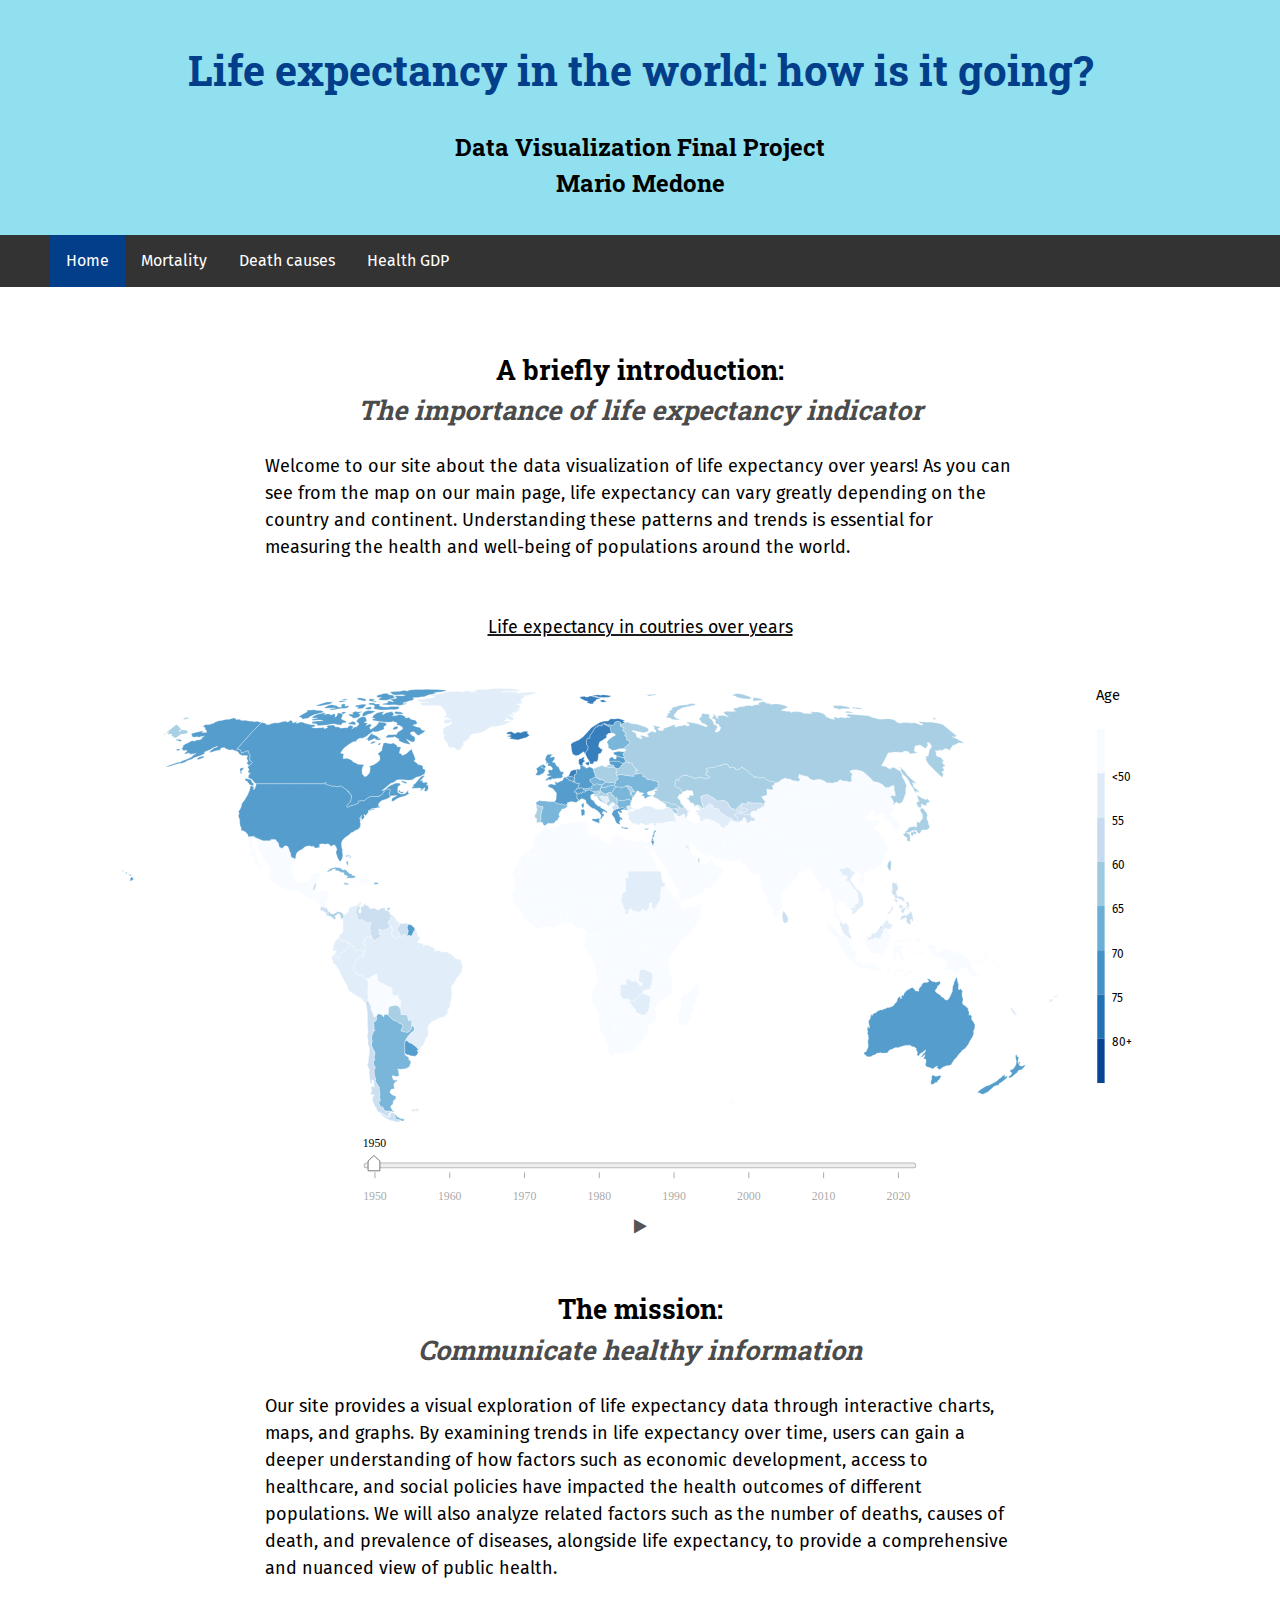
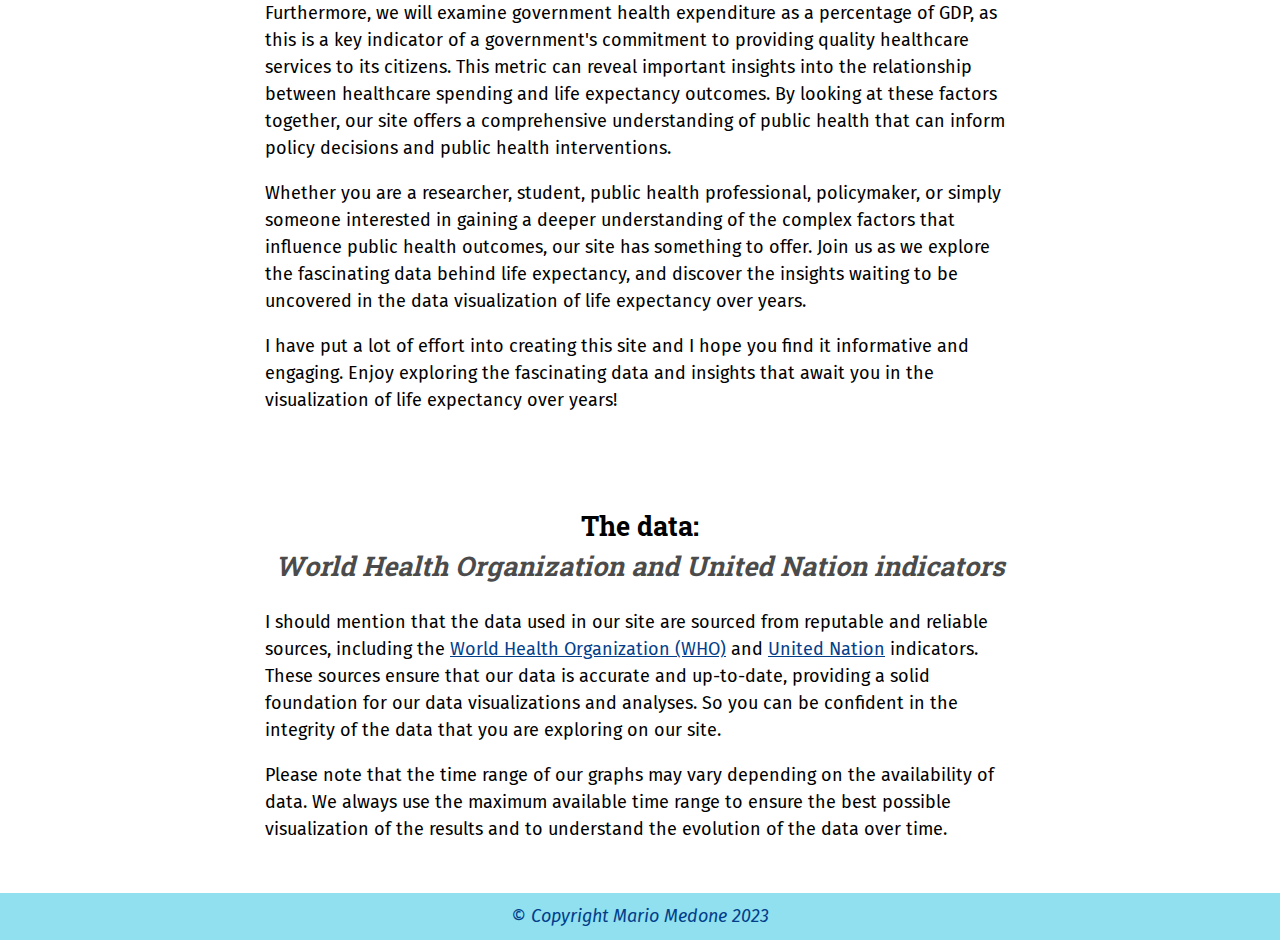
<file: index.html>
<!DOCTYPE HTML>
<html lang="en-us">

<head>
    <meta charset="utf-8">
    <!-- To manage incompatibility with older version of Internet Explorer / Edge -->
    <meta http-equiv="X-UA-Compatible" content="IE=edge">
    <!-- To manage the text respect to the device of the user (mobile, tablet, pc, and so on) -->
    <meta name="viewport" content="width=device-width, initial-scale=1">
    <title>Life expectancy in the world</title>
    <!-- Load an icon library to show a hamburger menu (bars) on small screens -->
    <link rel="stylesheet" href="https://cdnjs.cloudflare.com/ajax/libs/font-awesome/4.7.0/css/font-awesome.min.css">
    <link rel="stylesheet" href="css/styles.css">
    <link rel="stylesheet" href="https://fonts.googleapis.com/css2?family=Roboto+Slab&family=Fira+Sans">
    <script src="js/d3.v7.min.js"></script>
    <script src="js/d3-legend.js"></script>
    <script src="js/d3-simple-slider.min.js"></script>
    <script src="js/init.js"></script>
</head>

<body>

    <div class="popup-container">
        <div class="popup">
            <h3>Graph Functionality</h3>
            <p>
                Our graphs are designed to be fully interactive and provide users with a comprehensive understanding of the data. By hovering
                the mouse over a point on the graph, a tooltip appears to provide additional information about that specific data point. Users
                can also hover over the graph's legend to highlight the corresponding section of the graph. Additionally, our graphs feature a
                time slider that allows users to select specific years. For those who prefer to sit back and watch, our graphs also offer a play
                button to advance through the data in a continuous and automated manner. These interactive features make it easy for users to
                explore and understand the data in a dynamic and engaging way.
            </p>
            <button class="close-popup">Got it!</button>
        </div>
    </div>

    <!-- HEADER -->
    <header class="padding-header">
        <h1>Life expectancy in the world: how is it going?</h1>
        <h3>Data Visualization Final Project<br>Mario Medone</h3>
    </header>

    <!-- NAVIGATION MENU -->
    <div id="myTopnav" class="topnav stickyNav">
        <div class="content">
            <a href="#" class="active">Home</a>
            <a href="mortality.html">Mortality</a>
            <a href="death-causes.html">Death causes</a>
            <a href="health-gdp.html">Health GDP</a>
            <a href="javascript:void(0);" class="icon" onclick="toggle_icon_menu_topnav()">
                <i class="fa fa-bars"></i>
            </a>
        </div>
    </div>

    <!-- MAIN CONTENT -->
    <div id="main-content" class="content">
        
        <!-- FAST INTRODUCTION -->
        <div id="fast-introduction" class="section">

            <h2>A briefly introduction: <br><span>The importance of life expectancy indicator</span></h2>
            
            <p>
                Welcome to our site about the data visualization of life expectancy over years!
                As you can see from the map on our main page, life expectancy can vary greatly depending on the country and continent.
                Understanding these patterns and trends is essential for measuring the health and well-being of populations around the world.
            </p>

        </div>

        <!-- MAP OF LIFE EXPECTANCY IN THE WORLD -->
        <div id="map-life-expectancy-world" class="map"></div>
        <div class="slider-container">
            <div id="slider-map-life-expectancy-world" class="slider-index"></div>
            <button id="map-play-pause" class="play-button"><i class="fa fa-play"></i></button>
        </div>

        <!-- MISSION OF THE SITE -->
        <div id="mission-of-the-site" class="section">

            <h2>The mission: <br><span>Communicate healthy information</span></h2>

            <p>
                Our site provides a visual exploration of life expectancy data through interactive charts, maps, and graphs.
                By examining trends in life expectancy over time, users can gain a deeper understanding of how factors such as economic development,
                access to healthcare, and social policies have impacted the health outcomes of different populations.
                We will also analyze related factors such as the number of deaths, causes of death, and prevalence of diseases, alongside life
                expectancy, to provide a comprehensive and nuanced view of public health.
            </p>

            <p>
                Furthermore, we will examine government health expenditure as a percentage of GDP, as this is a key indicator of a government's
                commitment to providing quality healthcare services to its citizens.
                This metric can reveal important insights into the relationship between healthcare spending and life expectancy outcomes.
                By looking at these factors together, our site offers a comprehensive understanding of public health that can inform policy
                decisions and public health interventions.
            </p>

            <p>
                Whether you are a researcher, student, public health professional, policymaker, or simply someone interested in gaining a deeper
                understanding of the complex factors that influence public health outcomes, our site has something to offer.
                Join us as we explore the fascinating data behind life expectancy, and discover the insights waiting to be uncovered in the data
                visualization of life expectancy over years.
            </p>

            <p>
                I have put a lot of effort into creating this site and I hope you find it informative and engaging.
                Enjoy exploring the fascinating data and insights that await you in the visualization of life expectancy over years!
            </p>

        </div>

        <!-- DATASET -->
        <div id="dataset" class="section">

            <h2>The data: <br><span>World Health Organization and United Nation indicators</span></h2>

            <p>
                I should mention that the data used in our site are sourced from reputable and reliable sources, including the
                <a href="https://www.who.int/data/gho/data/indicators/indicators-index">World Health Organization (WHO)</a> and 
                <a href="https://population.un.org/wpp/Download/Standard/MostUsed/">United Nation</a> indicators.
                These sources ensure that our data is accurate and up-to-date, providing a solid foundation for our data visualizations and analyses.
                So you can be confident in the integrity of the data that you are exploring on our site.
            </p>

            <p>
                Please note that the time range of our graphs may vary depending on the availability of data. We always use the maximum available
                time range to ensure the best possible visualization of the results and to understand the evolution of the data over time.
            </p>

        </div>

    <!-- END OF MAIN CONTENT -->
    </div>

    <!-- FOOTER -->
    <footer>
        <div class="text-center font-italic">&copy; Copyright Mario Medone 2023</div>
    </footer>

    <!-- Put here the js for the chart -->
    <script src="js/map-life-expectancy-world.js"></script>

</body>

</html>
</file>
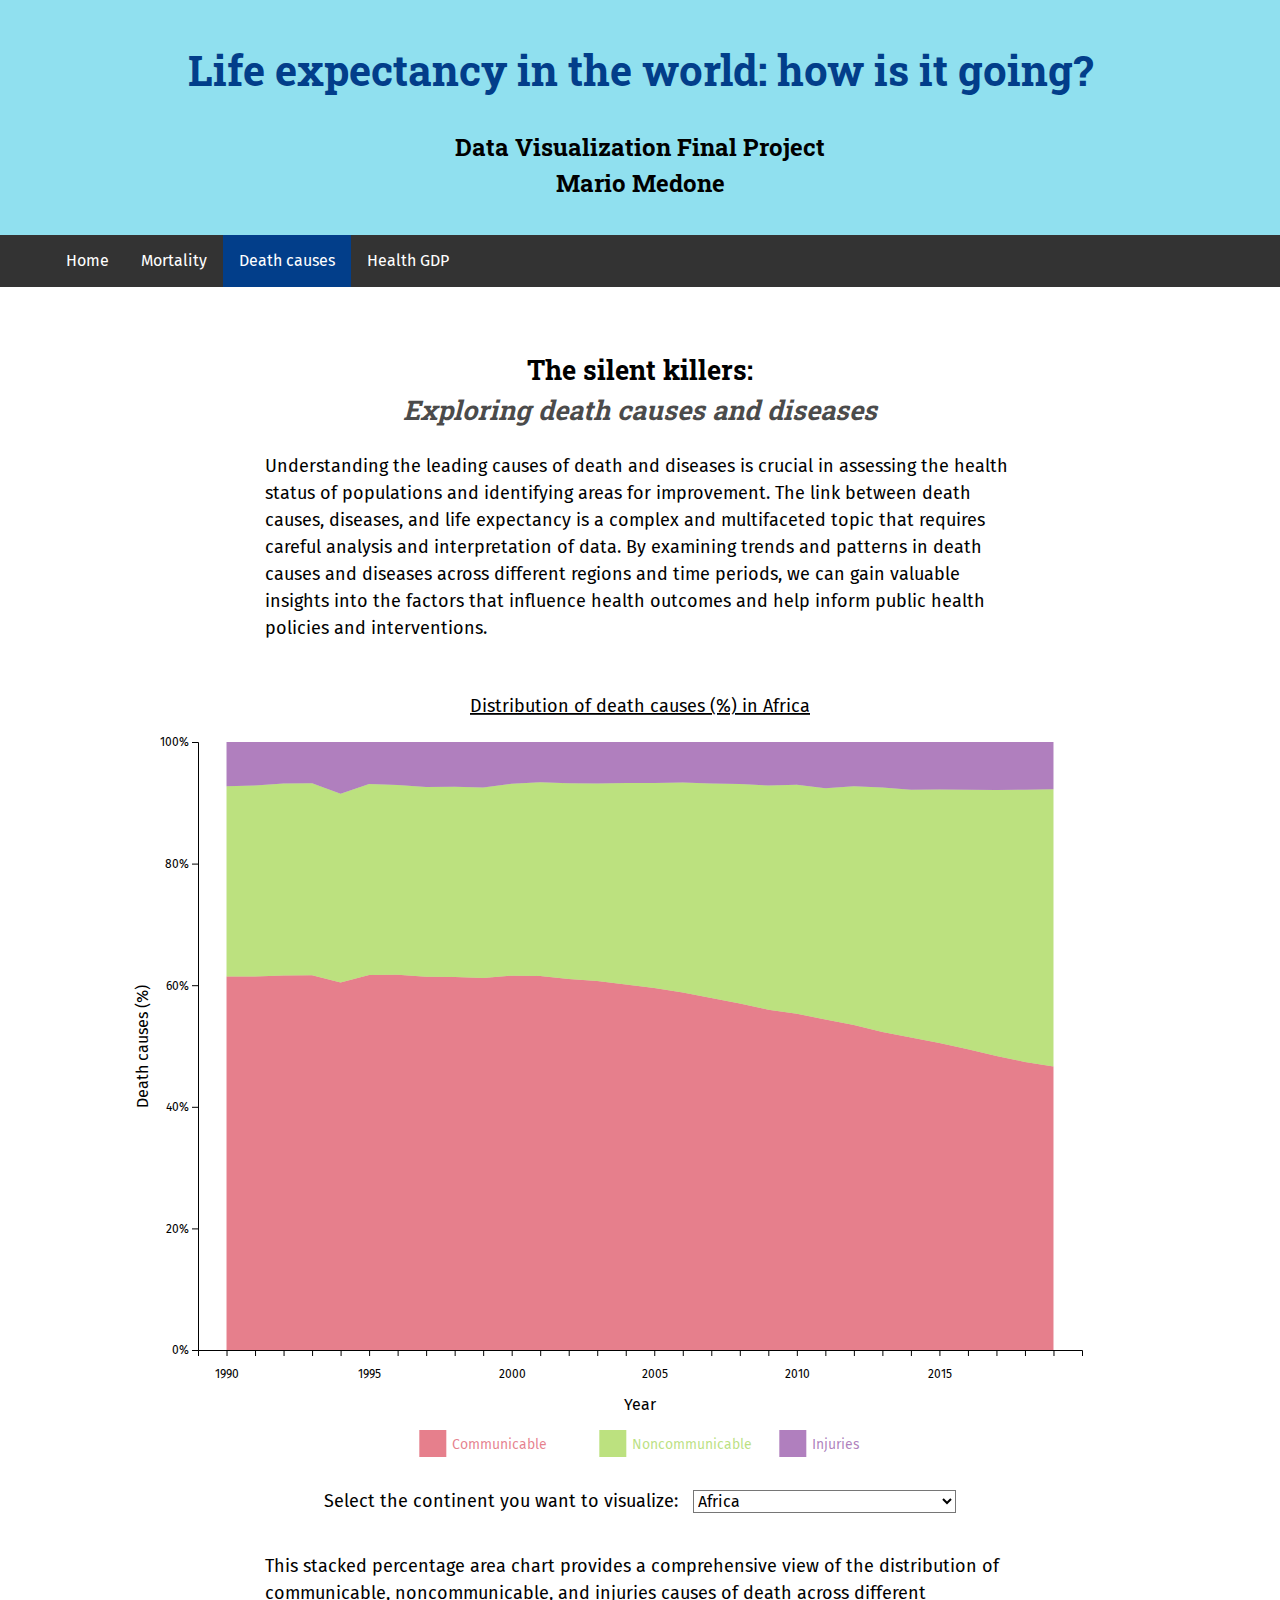
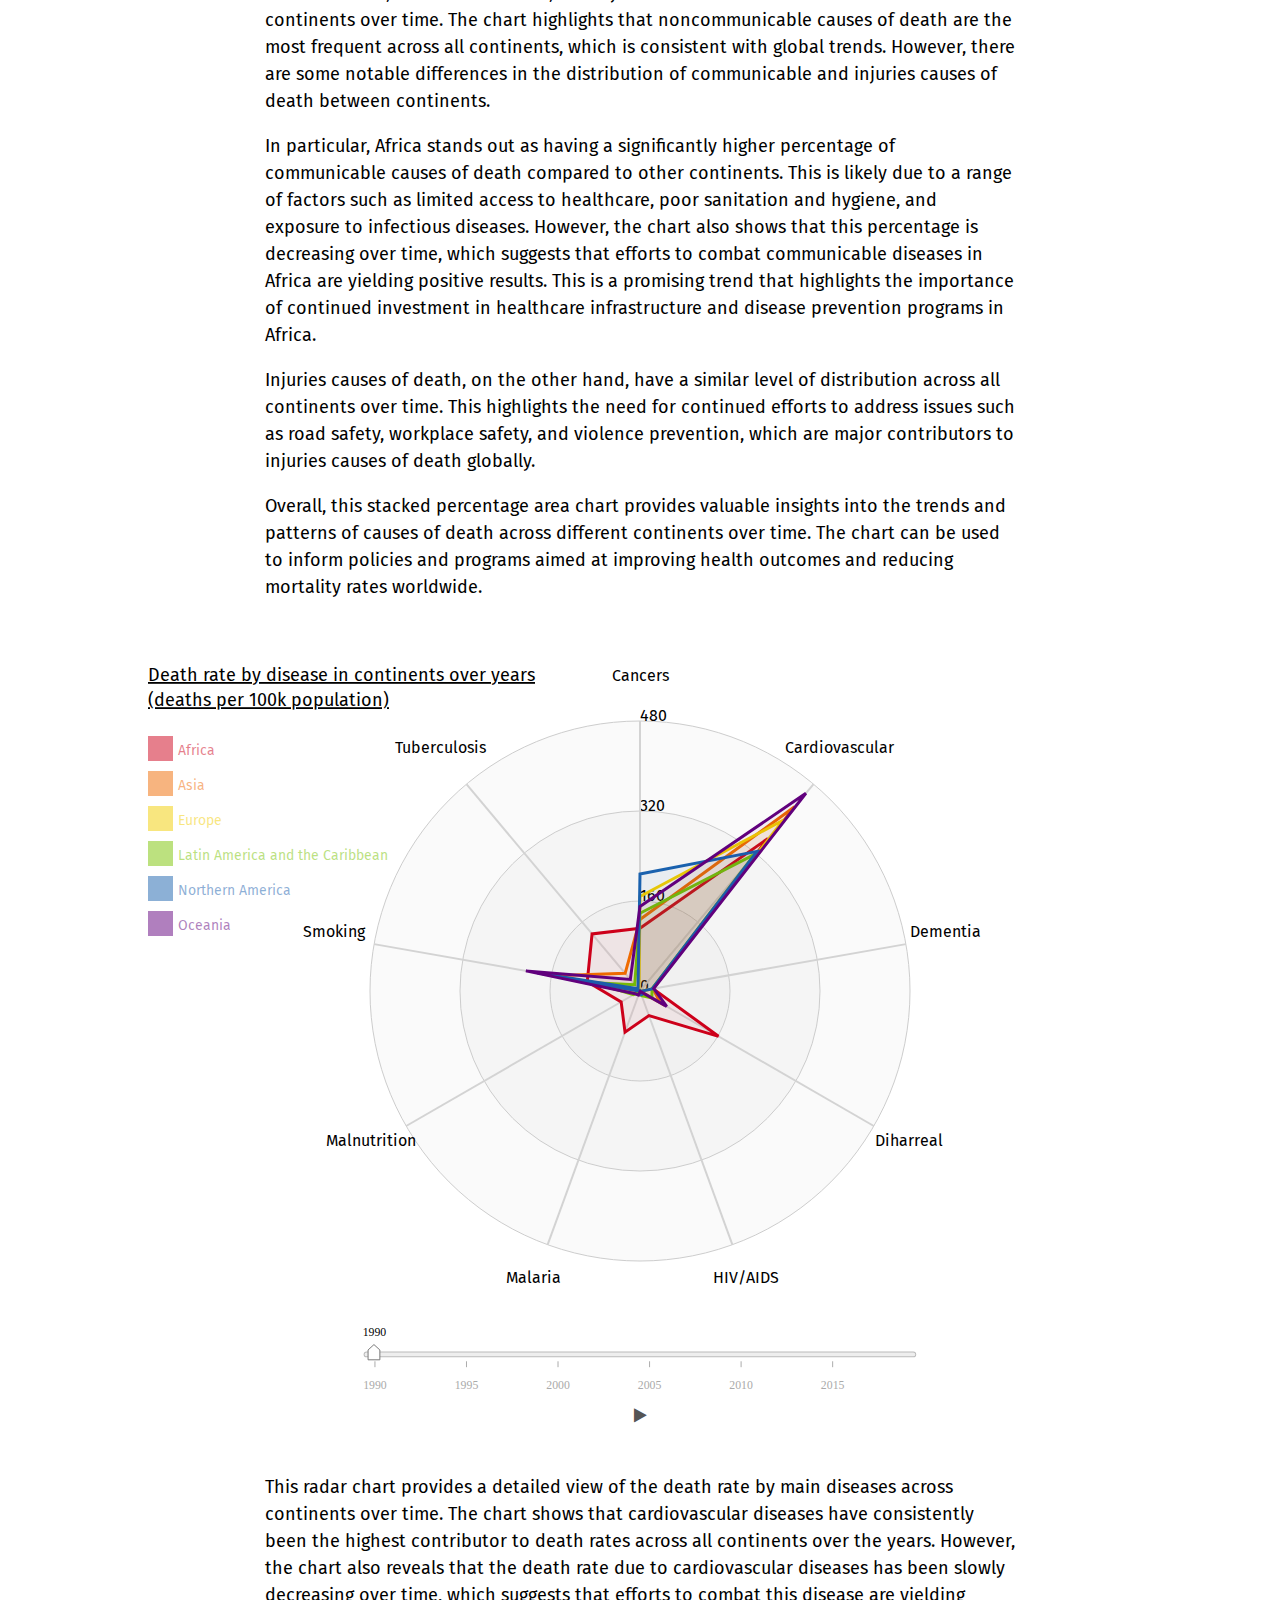
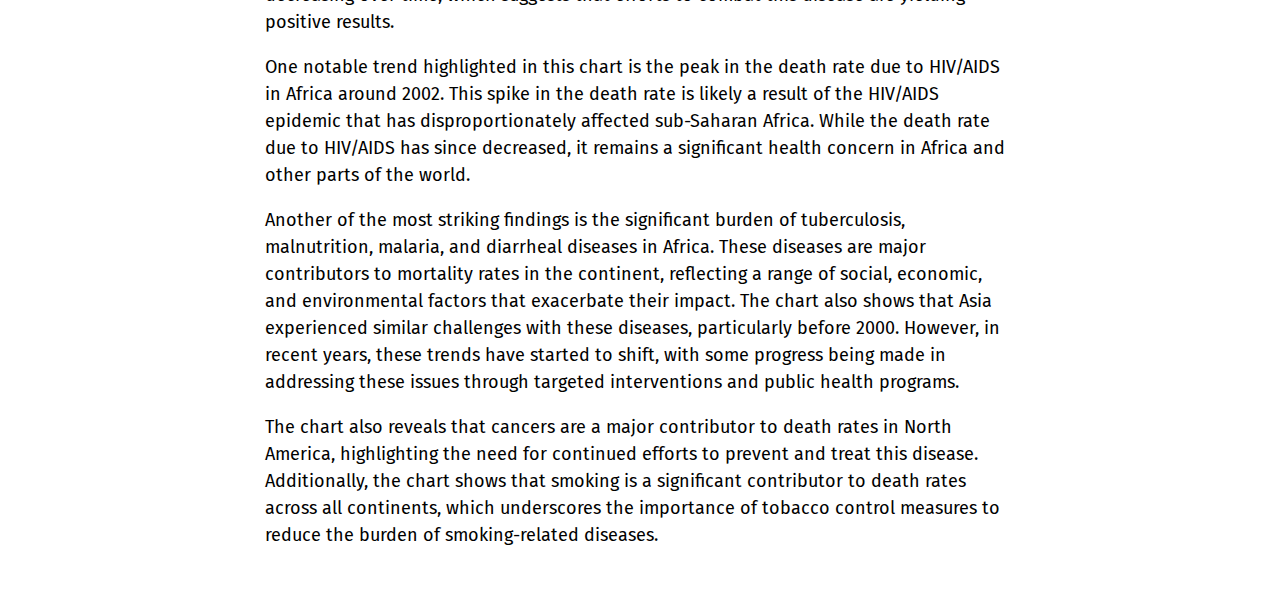
<file: death-causes.html>
<!DOCTYPE HTML>
<html lang="en-us">

<head>
    <meta charset="utf-8">
    <!-- To manage incompatibility with older version of Internet Explorer / Edge -->
    <meta http-equiv="X-UA-Compatible" content="IE=edge">
    <!-- To manage the text respect to the device of the user (mobile, tablet, pc, and so on) -->
    <meta name="viewport" content="width=device-width, initial-scale=1">
    <title>Life expectancy in the world</title>
    <!-- Load an icon library to show a hamburger menu (bars) on small screens -->
    <link rel="stylesheet" href="https://cdnjs.cloudflare.com/ajax/libs/font-awesome/4.7.0/css/font-awesome.min.css">
    <link rel="stylesheet" href="css/styles.css">
    <link rel="stylesheet" href="https://fonts.googleapis.com/css2?family=Roboto+Slab&family=Fira+Sans">
    <script src="js/d3.v7.min.js"></script>
    <script src="js/d3-simple-slider.min.js"></script>
    <script src="js/init.js"></script>
</head>

<body>

    <!-- HEADER -->
    <header class="padding-header">
        <h1>Life expectancy in the world: how is it going?</h1>
        <h3>Data Visualization Final Project<br>Mario Medone</h3>
    </header>

    <!-- NAVIGATION MENU -->
    <div id="myTopnav" class="topnav stickyNav">
        <div class="content">
            <a href="index.html">Home</a>
            <a href="mortality.html">Mortality</a>
            <a href="#" class="active">Death causes</a>
            <a href="health-gdp.html">Health GDP</a>
            <a href="javascript:void(0);" class="icon" onclick="toggle_icon_menu_topnav()">
                <i class="fa fa-bars"></i>
            </a>
        </div>
    </div>

    <!-- MAIN CONTENT -->
    <div id="main-content" class="content">
    
        <!-- FAST DEATH CAUSES -->
        <div id="fast-death-causes" class="section">

            <h2>The silent killers: <br><span>Exploring death causes and diseases</span></h2>
            
            <p>
                Understanding the leading causes of death and diseases is crucial in assessing the health status of populations and identifying
                areas for improvement. The link between death causes, diseases, and life expectancy is a complex and multifaceted topic that
                requires careful analysis and interpretation of data. By examining trends and patterns in death causes and diseases across
                different regions and time periods, we can gain valuable insights into the factors that influence health outcomes and help
                inform public health policies and interventions.
            </p>

        </div>

        <!-- STACKED PERCENTAGE AREA CHART OF DEATH CAUSES -->
        <div id="stacked-area-death-causes" class="chart"></div>
        <div class="text-center" style="margin-top: 20px">
            Select the continent you want to visualize: <select id="selection-continent" class="selectionBox" name="Continent" onchange="drawContinent()"></select>
        </div>


        <!-- COMMENT TO BOXPLOT -->
        <div id="comment-stacked-area-death-causes" class="section">

            <p>
                This stacked percentage area chart provides a comprehensive view of the distribution of communicable, noncommunicable, and injuries
                causes of death across different continents over time. The chart highlights that noncommunicable causes of death are the most
                frequent across all continents, which is consistent with global trends. However, there are some notable differences in the
                distribution of communicable and injuries causes of death between continents.
            </p>

            <p>
                In particular, Africa stands out as having a significantly higher percentage of communicable causes of death compared to other
                continents. This is likely due to a range of factors such as limited access to healthcare, poor sanitation and hygiene, and
                exposure to infectious diseases. However, the chart also shows that this percentage is decreasing over time, which suggests that
                efforts to combat communicable diseases in Africa are yielding positive results. This is a promising trend that highlights the
                importance of continued investment in healthcare infrastructure and disease prevention programs in Africa.
            </p>

            <p>
                Injuries causes of death, on the other hand, have a similar level of distribution across all continents over time. This highlights
                the need for continued efforts to address issues such as road safety, workplace safety, and violence prevention, which are major
                contributors to injuries causes of death globally.
            </p>

            <p>
                Overall, this stacked percentage area chart provides valuable insights into the trends and patterns of causes of death across
                different continents over time. The chart can be used to inform policies and programs aimed at improving health outcomes and
                reducing mortality rates worldwide.
            </p>

        </div>

        <!-- RADAR CHART OF MOST COMMON DISEASES -->
        <div id="radarchart-diseases" class="chart"></div>
        <div class="slider-container">
            <div id="slider-radarchart-diseases" class="slider-index"></div>
            <button id="radarchart-play-pause" class="play-button"><i class="fa fa-play"></i></button>
        </div>

        <!-- COMMENT TO RADARCHART -->
        <div id="comment-radarchart-diseases" class="section">

            <p>
                This radar chart provides a detailed view of the death rate by main diseases across continents over time. The chart shows that
                cardiovascular diseases have consistently been the highest contributor to death rates across all continents over the years.
                However, the chart also reveals that the death rate due to cardiovascular diseases has been slowly decreasing over time, which
                suggests that efforts to combat this disease are yielding positive results.
            </p>

            <p>
                One notable trend highlighted in this chart is the peak in the death rate due to HIV/AIDS in Africa around 2002. This spike in the
                death rate is likely a result of the HIV/AIDS epidemic that has disproportionately affected sub-Saharan Africa. While the death
                rate due to HIV/AIDS has since decreased, it remains a significant health concern in Africa and other parts of the world.
            </p>

            <p>
                Another of the most striking findings is the significant burden of tuberculosis, malnutrition, malaria, and diarrheal diseases
                in Africa. These diseases are major contributors to mortality rates in the continent, reflecting a range of social, economic,
                and environmental factors that exacerbate their impact. The chart also shows that Asia experienced similar challenges with
                these diseases, particularly before 2000. However, in recent years, these trends have started to shift, with some progress being
                made in addressing these issues through targeted interventions and public health programs.
            </p>

            <p>
                The chart also reveals that cancers are a major contributor to death rates in North America, highlighting the need for continued
                efforts to prevent and treat this disease. Additionally, the chart shows that smoking is a significant contributor to death rates 
                across all continents, which underscores the importance of tobacco control measures to reduce the burden of smoking-related diseases.
            </p>

        </div>
        
    </div>
    <!-- Put here the js for the chart -->
    <script src="js/stacked-area-death-causes.js"></script>
    <script src="js/radarchart-diseases.js"></script>

</body>

</html>
</file>
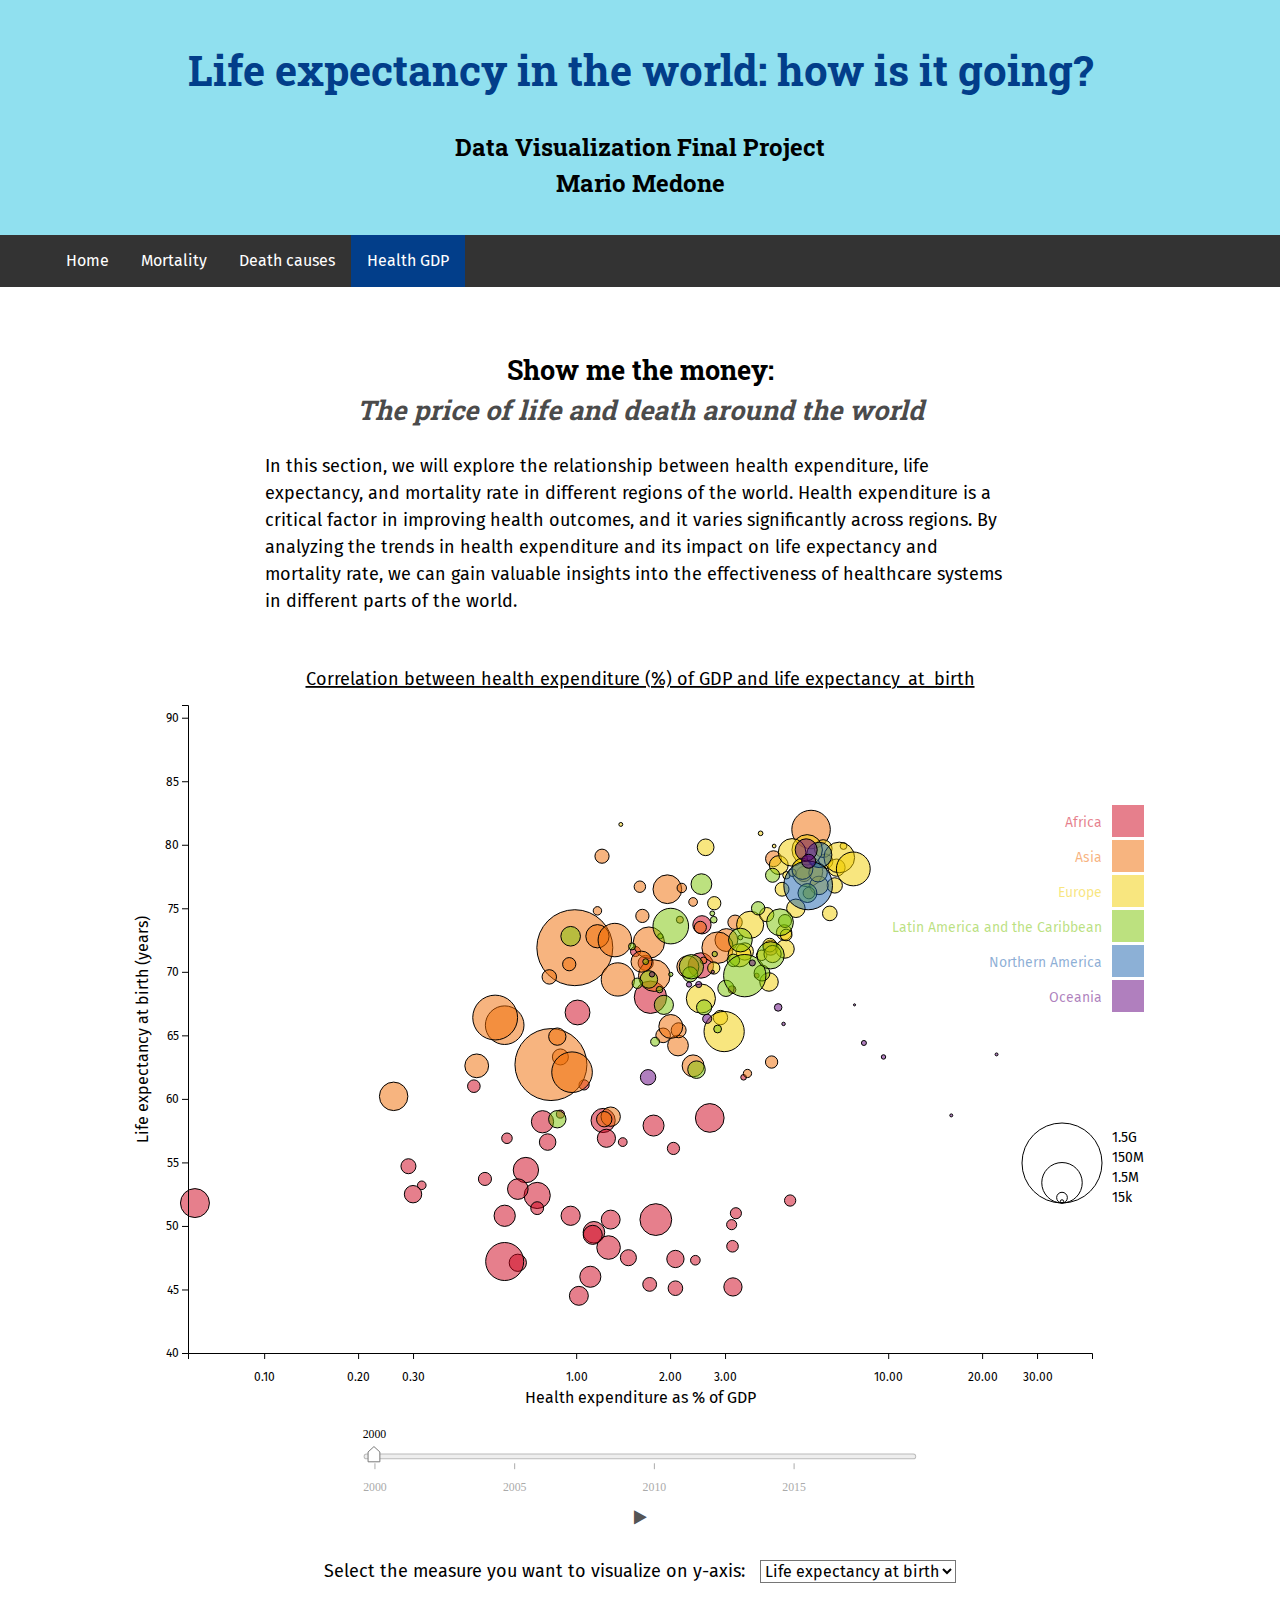
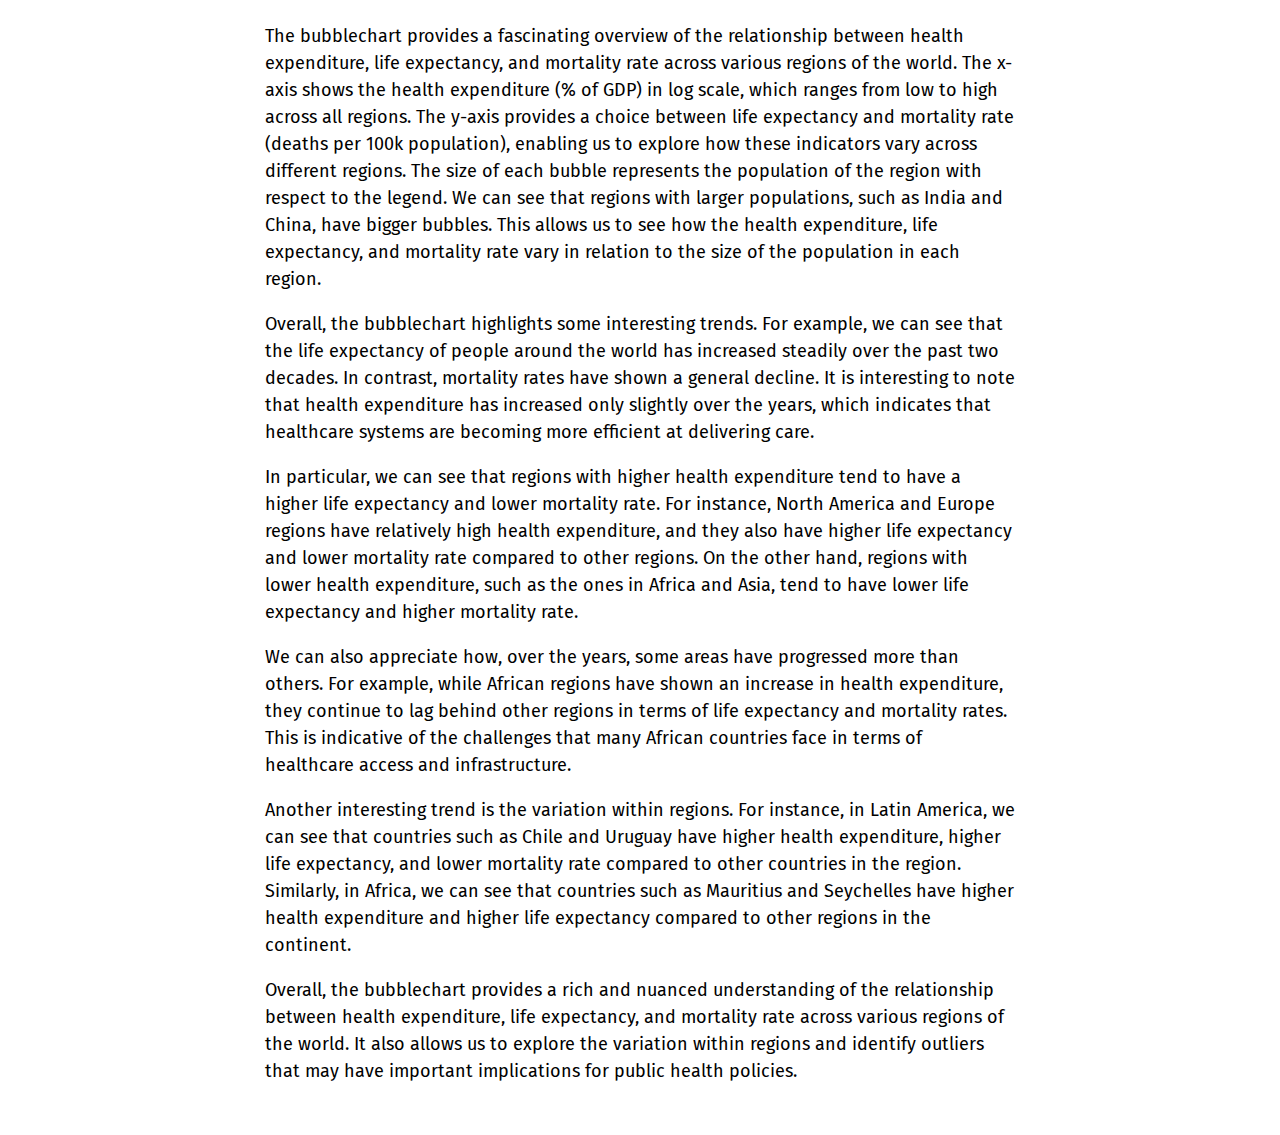
<file: health-gdp.html>
<!DOCTYPE HTML>
<html lang="en-us">

<head>
    <meta charset="utf-8">
    <!-- To manage incompatibility with older version of Internet Explorer / Edge -->
    <meta http-equiv="X-UA-Compatible" content="IE=edge">
    <!-- To manage the text respect to the device of the user (mobile, tablet, pc, and so on) -->
    <meta name="viewport" content="width=device-width, initial-scale=1">
    <title>Life expectancy in the world</title>
    <!-- Load an icon library to show a hamburger menu (bars) on small screens -->
    <link rel="stylesheet" href="https://cdnjs.cloudflare.com/ajax/libs/font-awesome/4.7.0/css/font-awesome.min.css">
    <link rel="stylesheet" href="css/styles.css">
    <link rel="stylesheet" href="https://fonts.googleapis.com/css2?family=Roboto+Slab&family=Fira+Sans">
    <script src="js/d3.v7.min.js"></script>
    <script src="js/d3-simple-slider.min.js"></script>
    <script src="js/init.js"></script>
</head>

<body>

    <!-- HEADER -->
    <header class="padding-header">
        <h1>Life expectancy in the world: how is it going?</h1>
        <h3>Data Visualization Final Project<br>Mario Medone</h3>
    </header>

    <!-- NAVIGATION MENU -->
    <div id="myTopnav" class="topnav stickyNav">
        <div class="content">
            <a href="index.html">Home</a>
            <a href="mortality.html">Mortality</a>
            <a href="death-causes.html">Death causes</a>
            <a href="#" class="active">Health GDP</a>
            <a href="javascript:void(0);" class="icon" onclick="toggle_icon_menu_topnav()">
                <i class="fa fa-bars"></i>
            </a>
        </div>
    </div>

    <!-- MAIN CONTENT -->
    <div id="main-content" class="content">
    
        <!-- FAST HEALTH GDP -->
        <div id="fast-health-gdp" class="section">

            <h2>Show me the money: <br><span>The price of life and death around the world</span></h2>

            <p>
                In this section, we will explore the relationship between health expenditure, life expectancy, and mortality rate in different
                regions of the world. Health expenditure is a critical factor in improving health outcomes, and it varies significantly across
                regions. By analyzing the trends in health expenditure and its impact on life expectancy and mortality rate, we can gain valuable
                insights into the effectiveness of healthcare systems in different parts of the world.
            </p>

        </div>

        <!-- BUBBLECHART OF HEALTH GDP -->
        <div id="bubblechart-health-gdp" class="chart"></div>
        <div class="slider-container">
            <div id="slider-bubblechart-health-gdp" class="slider-index"></div>
            <button id="bubblechart-play-pause" class="play-button"><i class="fa fa-play"></i></button>
        </div>
        <div class="text-center" style="margin-top: 20px">
            Select the measure you want to visualize on y-axis: <select id="selection-y" class="selectionBox" name="measureHeading_1" onchange="changeY()"></select>
        </div>


        <!-- COMMENT TO BOXPLOT -->
        <div id="comment-bubblechart-health-gdp" class="section">
           
            <p>
                The bubblechart provides a fascinating overview of the relationship between health expenditure, life expectancy, and mortality
                rate across various regions of the world. The x-axis shows the health expenditure (% of GDP) in log scale, which ranges from low
                to high across all regions. The y-axis provides a choice between life expectancy and mortality rate (deaths per 100k population),
                enabling us to explore how these indicators vary across different regions.
                The size of each bubble represents the population of the region with respect to the legend. We can see that regions with larger
                populations, such as India and China, have bigger bubbles. This allows us to see how the health expenditure, life
                expectancy, and mortality rate vary in relation to the size of the population in each region.
            </p>

            <p>
                Overall, the bubblechart highlights some interesting trends. For example, we can see that the life expectancy of people around the
                world has increased steadily over the past two decades. In contrast, mortality rates have shown a general decline. It is interesting
                to note that health expenditure has increased only slightly over the years, which indicates that healthcare systems are becoming
                more efficient at delivering care. 
            </p>

            <p>
                In particular, we can see that regions with higher health expenditure tend to have a higher life expectancy and lower mortality rate.
                For instance, North America and Europe regions have relatively high health expenditure, and they also have higher life expectancy and
                lower mortality rate compared to other regions. On the other hand, regions with lower health expenditure, such as the ones in Africa
                and Asia, tend to have lower life expectancy and higher mortality rate.
            </p>

            <p>
                We can also appreciate how, over the years, some areas have progressed more than others. For example, while African regions have shown
                an increase in health expenditure, they continue to lag behind other regions in terms of life expectancy and mortality rates. This is
                indicative of the challenges that many African countries face in terms of healthcare access and infrastructure.
            </p>

            <p>
                Another interesting trend is the variation within regions. For instance, in Latin America, we can see that countries such as Chile
                and Uruguay have higher health expenditure, higher life expectancy, and lower mortality rate compared to other countries in the
                region. Similarly, in Africa, we can see that countries such as Mauritius and Seychelles have higher health expenditure and higher
                life expectancy compared to other regions in the continent.
            </p>

            <p>
                Overall, the bubblechart provides a rich and nuanced understanding of the relationship between health expenditure, life expectancy,
                and mortality rate across various regions of the world. It also allows us to explore the variation within regions and identify
                outliers that may have important implications for public health policies.
            </p>

        </div>
        
    </div>

    <!-- Put here the js for the chart -->
    <script src="js/bubblechart-health-gdp.js"></script>

</body>

</html>
</file>
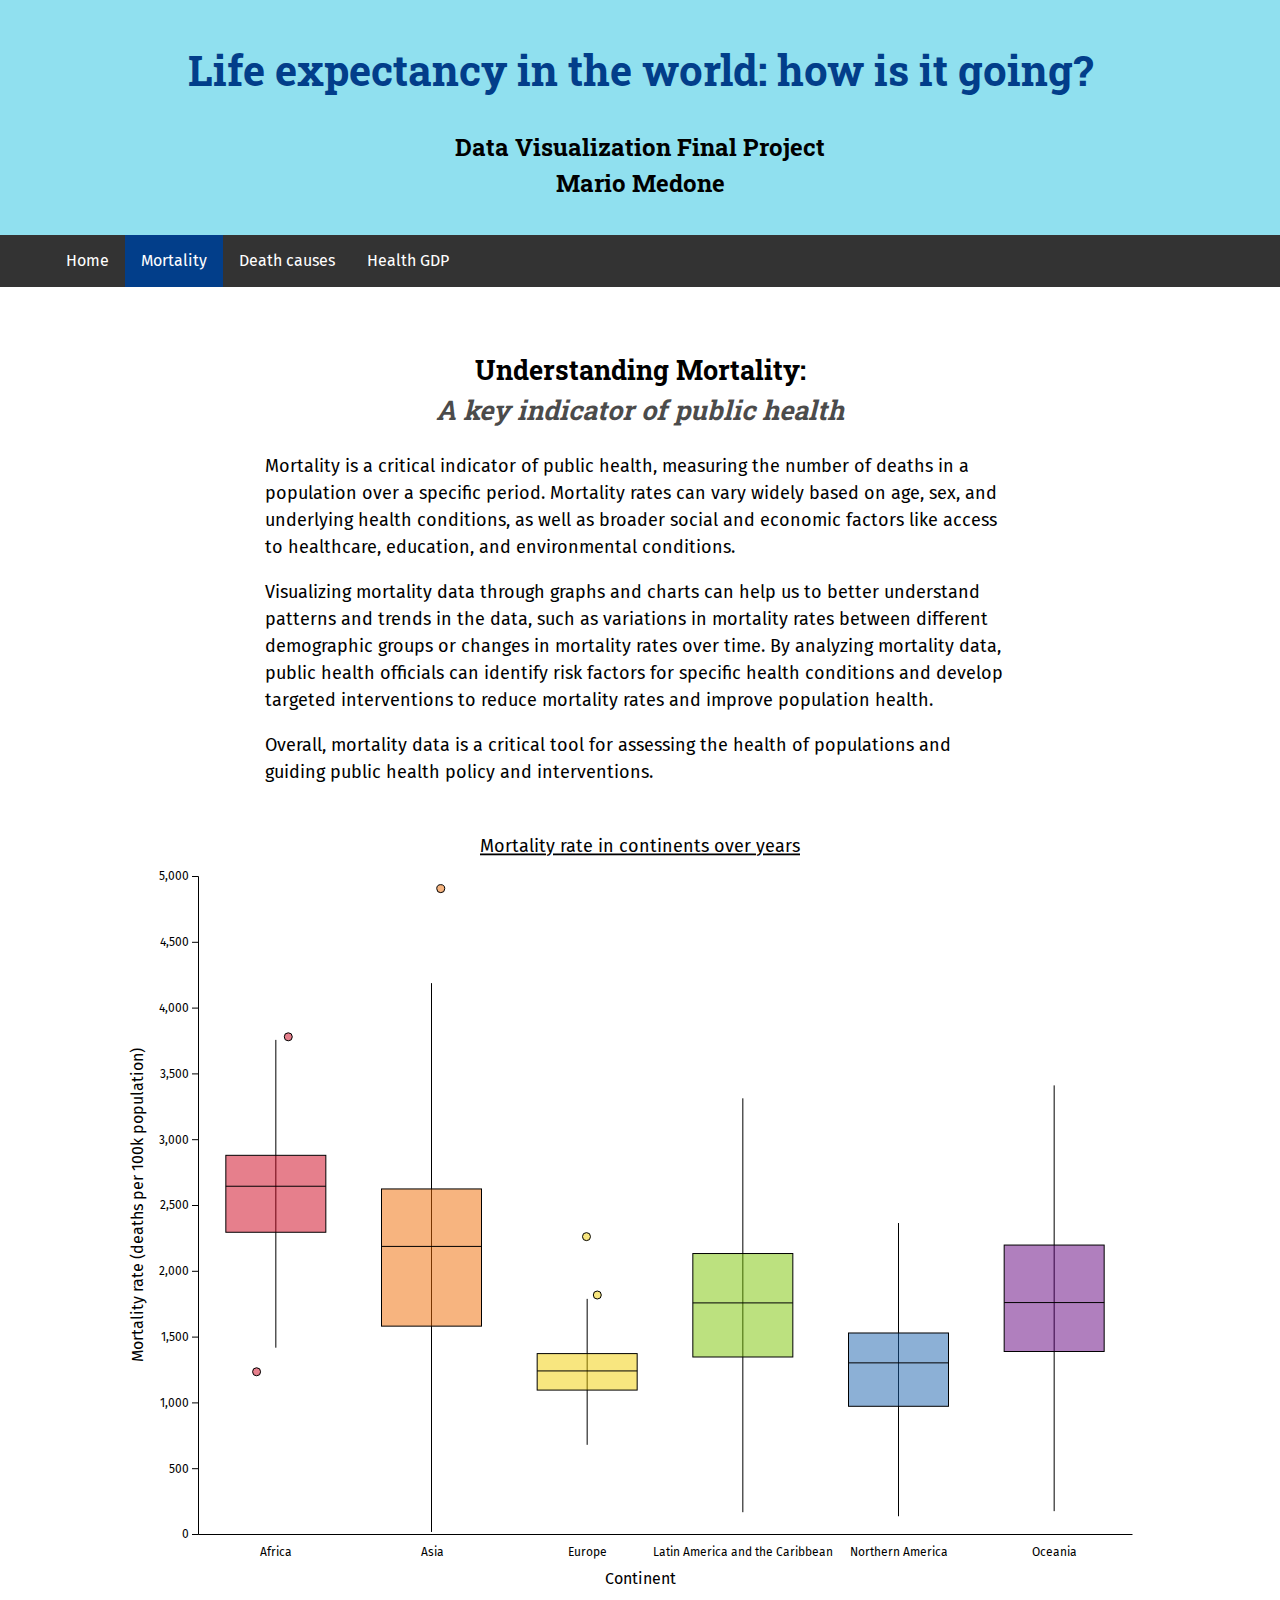
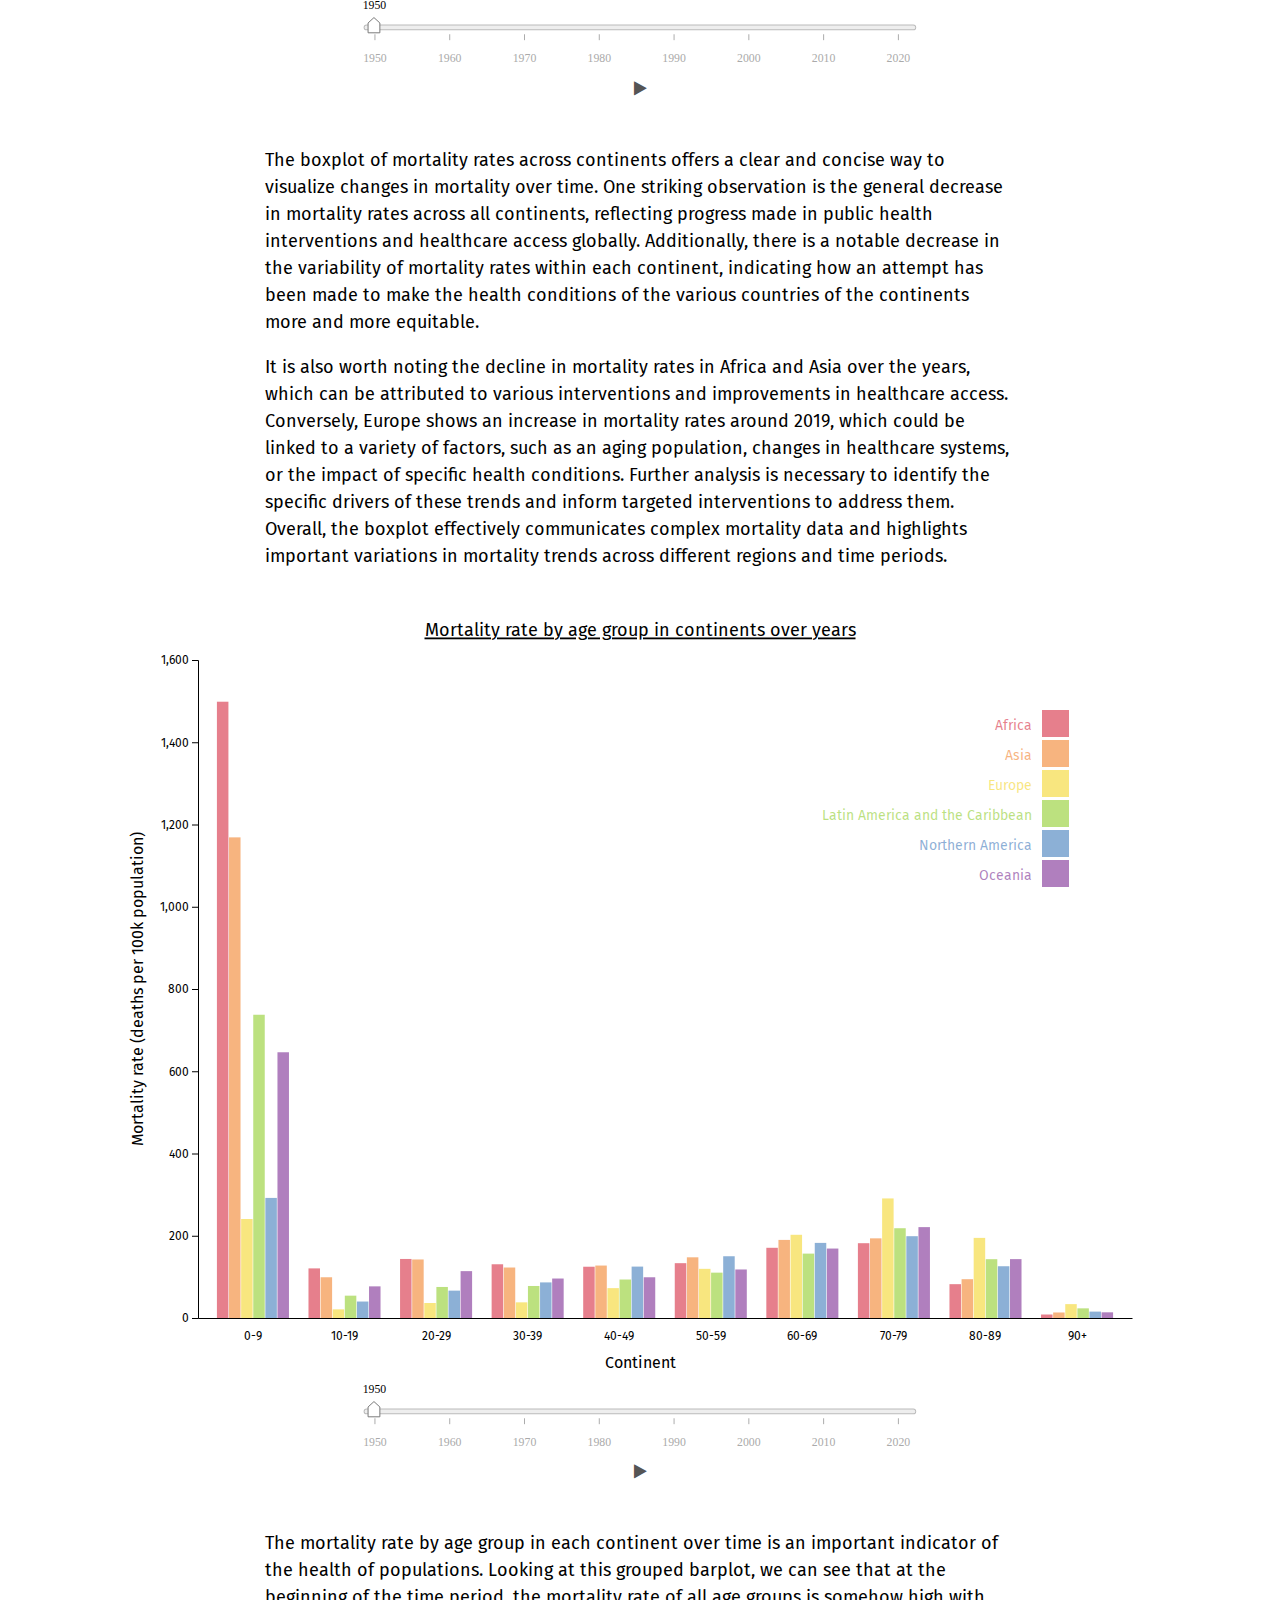
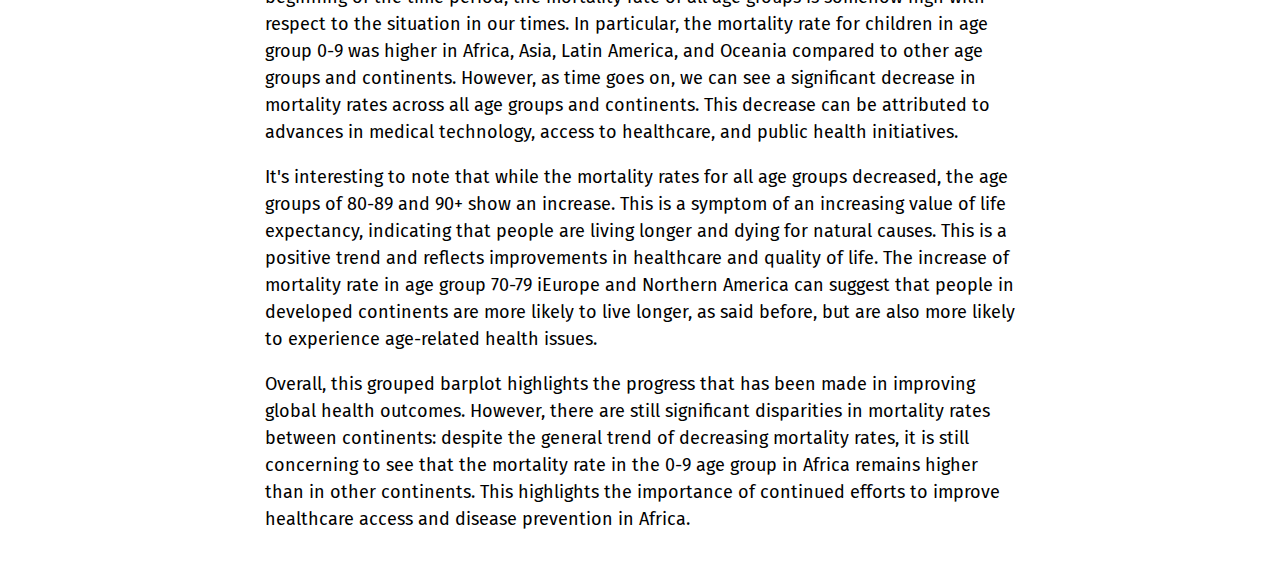
<file: mortality.html>
<!DOCTYPE HTML>
<html lang="en-us">

<head>
    <meta charset="utf-8">
    <!-- To manage incompatibility with older version of Internet Explorer / Edge -->
    <meta http-equiv="X-UA-Compatible" content="IE=edge">
    <!-- To manage the text respect to the device of the user (mobile, tablet, pc, and so on) -->
    <meta name="viewport" content="width=device-width, initial-scale=1">
    <title>Life expectancy in the world</title>
    <!-- Load an icon library to show a hamburger menu (bars) on small screens -->
    <link rel="stylesheet" href="https://cdnjs.cloudflare.com/ajax/libs/font-awesome/4.7.0/css/font-awesome.min.css">
    <link rel="stylesheet" href="css/styles.css">
    <link rel="stylesheet" href="https://fonts.googleapis.com/css2?family=Roboto+Slab&family=Fira+Sans">
    <script src="js/d3.v7.min.js"></script>
    <script src="js/d3-simple-slider.min.js"></script>
    <script src="js/init.js"></script>
</head>

<body>

    <!-- HEADER -->
    <header class="padding-header">
        <h1>Life expectancy in the world: how is it going?</h1>
        <h3>Data Visualization Final Project<br>Mario Medone</h3>
    </header>

    <!-- NAVIGATION MENU -->
    <div id="myTopnav" class="topnav stickyNav">
        <div class="content">
            <a href="index.html">Home</a>
            <a href="#" class="active">Mortality</a>
            <a href="death-causes.html">Death causes</a>
            <a href="health-gdp.html">Health GDP</a>
            <a href="javascript:void(0);" class="icon" onclick="toggle_icon_menu_topnav()">
                <i class="fa fa-bars"></i>
            </a>
        </div>
    </div>

    <!-- MAIN CONTENT -->
    <div id="main-content" class="content">
    
        <!-- FAST MORTALITY -->
        <div id="fast-mortality" class="section">

            <h2>Understanding Mortality: <br><span>A key indicator of public health</span></h2>
            
            <p>
                Mortality is a critical indicator of public health, measuring the number of deaths in a population over a specific period.
                Mortality rates can vary widely based on age, sex, and underlying health conditions, as well as broader social and economic
                factors like access to healthcare, education, and environmental conditions.
            </p>
            
            <p>
                Visualizing mortality data through graphs and charts can help us to better understand patterns and trends in the data,
                such as variations in mortality rates between different demographic groups or changes in mortality rates over time.
                By analyzing mortality data, public health officials can identify risk factors for specific health conditions and develop
                targeted interventions to reduce mortality rates and improve population health.
            </p>
            
            <p>
                Overall, mortality data is a critical tool for assessing the health of populations and guiding public health policy and
                interventions.
            </p>

        </div>

        <!-- BOXPLOT OF MORTALITY RATE -->
        <div id="boxplot-mortality-rate" class="chart"></div>
        <div class="slider-container">
            <div id="slider-boxplot-mortality-rate" class="slider-index"></div>
            <button id="boxplot-play-pause" class="play-button"><i class="fa fa-play"></i></button>
        </div>

        <!-- COMMENT TO BOXPLOT -->
        <div id="comment-boxplot-mortality-rate" class="section">

            <p>
                The boxplot of mortality rates across continents offers a clear and concise way to visualize changes in mortality over time.
                One striking observation is the general decrease in mortality rates across all continents, reflecting progress made in public
                health interventions and healthcare access globally. Additionally, there is a notable decrease in the variability of mortality
                rates within each continent, indicating how an attempt has been made to make the health conditions of the various countries of
                the continents more and more equitable.
            </p>

            <p>
                It is also worth noting the decline in mortality rates in Africa and Asia over the years, which can be attributed to various
                interventions and improvements in healthcare access. Conversely, Europe shows an increase in mortality rates around 2019, which
                could be linked to a variety of factors, such as an aging population, changes in healthcare systems, or the impact of specific
                health conditions. Further analysis is necessary to identify the specific drivers of these trends and inform targeted interventions
                to address them. Overall, the boxplot effectively communicates complex mortality data and highlights important variations in mortality
                trends across different regions and time periods.
            </p>

        </div>

        <!-- BARPLOT OF MORTALITY RATE BY AGE -->
        <div id="barplot-mortality-rate-age" class="chart"></div>
        <div class="slider-container">
            <div id="slider-barplot-mortality-rate-age" class="slider-index"></div>
            <button id="barplot-play-pause" class="play-button"><i class="fa fa-play"></i></button>
        </div>

        <!-- COMMENT TO BOXPLOT -->
        <div id="comment-barplot-mortality-rate-age" class="section">

            <p>
                The mortality rate by age group in each continent over time is an important indicator of the health of populations.
                Looking at this grouped barplot, we can see that at the beginning of the time period, the mortality rate of all age groups is somehow
                high with respect to the situation in our times. In particular, the mortality rate for children in age group 0-9 was higher in Africa,
                Asia, Latin America, and Oceania compared to other age groups and continents.
                However, as time goes on, we can see a significant decrease in mortality rates across all age groups and continents.
                This decrease can be attributed to advances in medical technology, access to healthcare, and public health initiatives.
            </p>

            <p>
                It's interesting to note that while the mortality rates for all age groups decreased, the age groups of 80-89 and 90+ show
                an increase.
                This is a symptom of an increasing value of life expectancy, indicating that people are living longer and dying for natural causes.
                This is a positive trend and reflects improvements in healthcare and quality of life.
                The increase of mortality rate in age group 70-79 iEurope and Northern America can suggest that people in developed continents are more
                likely to live longer, as said before, but are also more likely to experience age-related health issues.
            </p>

            <p>
                Overall, this grouped barplot highlights the progress that has been made in improving global health outcomes.
                However, there are still significant disparities in mortality rates between continents: despite the general trend of decreasing mortality
                rates, it is still concerning to see that the mortality rate in the 0-9 age group in Africa remains higher than in other continents.
                This highlights the importance of continued efforts to improve healthcare access and disease prevention in Africa.
            </p>

        </div>
        
    </div>
    <!-- Put here the js for the chart -->
    <script src="js/boxplot-mortality-rate.js"></script>
    <script src="js/barplot-mortality-rate-age.js"></script>

</body>

</html>
</file>
<file: css/styles.css>
* {
    box-sizing: border-box;
}

/* POP-UP STYLES */
.popup-container {
    position: fixed;
    bottom: 0;
    left: 0;
    width: 100%;
    padding: 10px;
    background-color: rgba(0, 0, 0, 0.85);
    color: white;
    font-size: 14px;
    z-index: 999;
    display: none;
}
.popup {
    display: flex;
    flex-wrap: wrap;
    justify-content: center;
    align-items: center;
    gap: 20px;
    max-width: 700px;
    margin: 0 auto;
}
.close-popup {
    background-color: #007bff;
    color: white;
    border: none;
    padding: 10px 20px;
    border-radius: 5px;
    cursor: pointer;
    margin-top: 20px;
}
body.popup-open {
    overflow: hidden;
  }

/** BODY **/
body {
    font-family: "Fira Sans", sans-serif;
    background-color: white;
    padding-left: 0px;
    padding-right: 0px;
    margin: 0px;
    font-size: 18px;
    line-height: 1.5;
    min-height: 100vh;
}

/** HEADER **/
header {
    background-color: #90e0ef;
    padding-top: 10px;
    padding-bottom: 10px;
}

header h1 {
    font-family: "Roboto Slab", sans-serif;
    color : #023e8a;
    text-align: center;
    font-size: 42px;
}

header h3 {
    font-family: "Roboto Slab", sans-serif;
    text-align: center;
    font-size: 24px;
}

/** CONTENTS OF PAGE **/
.content {
        padding: 0px 20px;
        max-width: 1600px;
        margin-left: auto;
        margin-right: auto;
}
@media screen and (max-width: 479px){
    .section {
        padding-top: 0px !important;
        margin-bottom: 20px !important;
    }
    .slider-container {
        margin: 0px auto !important;
        padding-bottom: 0px !important;
    }
}
@media screen and (min-width: 480px) and (max-width: 767px) {
    .content {
        padding: 0px 30px;
    }
    .section {
        padding-top: 0px !important;
        margin-bottom: 20px !important;
    }
    .slider-container {
        margin: 0px auto !important;
        padding-bottom: 0px !important;
    }
}
@media screen and (min-width: 768px) and (max-width: 1023px) {
    .content {
        padding: 0px 40px;
    }
    .section {
        padding-top: 10px !important;
        margin-bottom: 30px !important;
    }
    .slider-container {
        margin: -10px auto !important;
        padding-bottom: 30px !important;
    }
}
@media screen and (min-width: 1024px) {
    .content {
        padding: 0px 50px;
    }
}

h2 {
    font-family: "Roboto Slab", sans-serif;
}

h2 span {
    color: rgba(15, 15, 15, 0.75);
    font-style: italic;
}

/** TOPNAV **/
/* Add a black background color to the top navigation */
.topnav {
    background-color: #333;
    overflow: hidden;
    height: 52px;
    transition: 0.5s;
    z-index: 10;
}
  
/* Style the links inside the navigation bar */
.topnav a {
    float: left;
    display: block;
    color: white;
    text-align: center;
    padding: 14px 16px;
    text-decoration: none;
    font-size: 16px;
}

/* Change the color of links on hover */
.topnav a:hover {
    background-color: #ddd;
    color: black;
}

/* Add an active class to highlight the current page */
.topnav a.active {
    background-color: #023e8a;
    color: white;
}

/* Hide the link that should open and close the topnav on small screens */
.topnav .icon {
    display: none;
}

.stickyNav {
    position: sticky;
    top: 0;
    right: 0;
    left: 0;
  }

/* When the screen is less than 1024 pixels wide, hide all links, except for the first one ("Home"). 
   Show the link that contains should open and close the topnav (.icon) */
@media screen and (max-width: 1024px) {
    .topnav a:not(:first-child) {
        display: none;
    }
    .topnav a.icon {
        float: right;
        display: block;
    }
}
  
/* The "responsive" class is added to the topnav with JavaScript when the user clicks on the icon. 
   This class makes the topnav look good on small screens (display the links vertically instead of horizontally) */
@media screen and (max-width: 1024px) {
    .topnav.responsive {
        position: sticky;
        height: 208px;
    }
    .topnav.responsive a.icon {
        position: absolute;
        margin-right: 20px;
        right: 0;
        top: 0;
    }
    .topnav.responsive a {
        float: none;
        display: block;
        text-align: left;
    }
}
@media screen and (min-width: 480px) and (max-width: 767px) {
    .topnav.responsive a.icon {
        margin-right: 30px;
    }
}
@media screen and (min-width: 768px) and (max-width: 1023px) {
    .topnav.responsive a.icon {
        margin-right: 40px;
    }
}

#main-content {
    padding-top: 20px !important;
}

/** SECTION **/
.section {
    padding-top: 20px;
    margin-left: auto;
    margin-right: auto;
    margin-bottom: 50px;
    text-align: center;
    max-width: 75ch;
}

.subsection {
    margin: 20px;
}

/** PARAGRAPH **/
p {
    text-align: left;
}

/** LINKS **/
/* unvisited link */
p a:link {
    color: #023e8a;
}
  
  /* visited link */
p a:visited {
    color: #90e0ef;
}
  
  /* mouse over link */
p a:hover {
    color: black;
    background-color: #90e0ef;
}
  
  /* selected link */
p a:active {
    color: #90e0ef;
    background-color: white;
}

div.img-description {
    text-align: center;
    padding: 10px 20px;
}

/** IMAGES **/
.img-box {
    float: right;
    width: 50%;
    background-color: white;
    box-shadow: 0 4px 8px 0 rgba(0, 0, 0, 0.2), 0 6px 20px 0 rgba(0, 0, 0, 0.19);
    margin: 0px 20px 20px 20px;
    max-width: 700px;
  }
  
img {
    width: 100%;
}

div.img-description p {
    text-align: center;
    font-size: 14px;
    font-style: italic;
}

@media screen and (max-width: 1024px) {
    .img-box {
        float: none !important;
        width: 95%;
        display: block;
        margin-left: auto;
        margin-right: auto;
    }
}

/** CHART **/
.chart {
    max-width: 1024px;
    margin: 0px auto;
    margin-bottom: 0px !important;
}

/* MAP ONLY */
.slider-index {
    text-align: center;
}

.parameter-value path {
    transform: rotate(180deg) !important;
}

.parameter-value text {
    transform: translate(0px, -54px) !important;
}

.parameter-value text, .slider-index .tick text {
    opacity: 1 !important;
    font-family: "Fira Sans, sans-serif" !important;
    font-size: 12px !important;

}

.legendCells .cell .label {
    transform: translate(10px, 5px) !important;
}

.slider-container {
    position: relative;
    margin: -20px auto;
    padding-bottom: 50px;
}
  
.slider-index {
    margin-bottom: 0px;
}
  
.play-button {
    position: absolute;
    width: 100%;
    /* margin: 0px 50%; */
    text-align: center;
    background: none;
    border: none;
    outline: none;
    cursor: pointer;
    font-size: 1.25vw;
    color: #555;
}

/* END - MAP ONLY */

.tooltip {
    position: absolute;
    text-align: center;
    contain: content;
    width: auto;
    height: auto;
    padding: 2px;
    border: 0;
    border-radius: 8px;
    pointer-events: none;
}

.selectionBox {
    font-family: "Fira Sans", sans-serif;
    background-color: white;
    padding-left: 0px;
    padding-right: 0px;
    margin: 0px;
    margin-left: 10px;
    font-size: 16px;
    line-height: 1.5;
}

/* @media (max-width: 1024px) {
    #my_dataviz svg g g.y-ticks g.tick text {
        display: none !important;
    }
} */

/** MISC **/
.text-center {
    text-align: center;
}

.font-italic {
    font-style: italic;
}

.font-bold {
    font-weight: bold;
}

.padding-header {
    padding-left: 20px;
    padding-right: 20px;
    z-index: 5000;
}

.clear-fix {
    clear: both;
}

.float-left {
    float: left;
}

.float-right {
    float: right;
}

hr {
    margin-top: 20px;
    margin-bottom: 20px;
    border: 0;
    border-top: 1px solid #90e0ef;
    opacity: 0.5;
}

/** FOOTER **/
footer {
    position: sticky;
    top: 100%;
    width: 100%;
    padding: 10px;
    color: #023e8a;
    background-color: #90e0ef;
}
</file>
